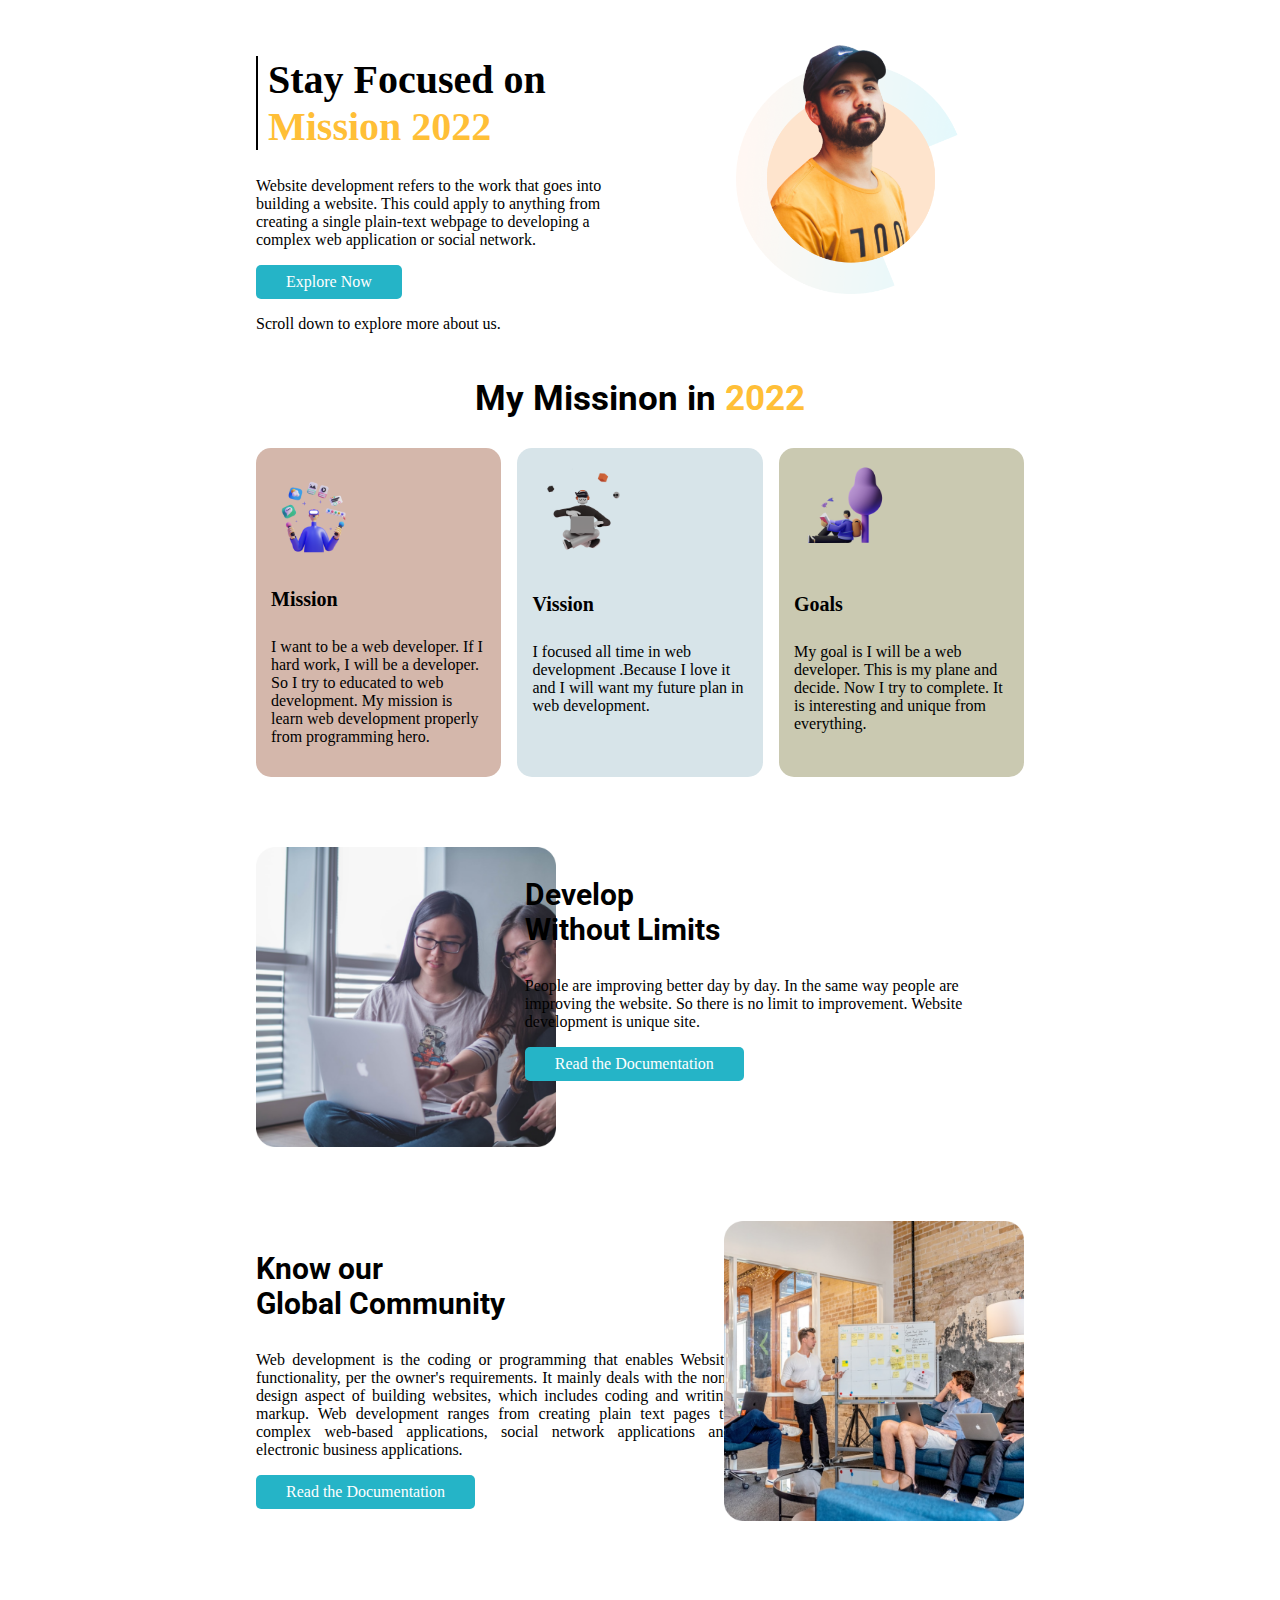
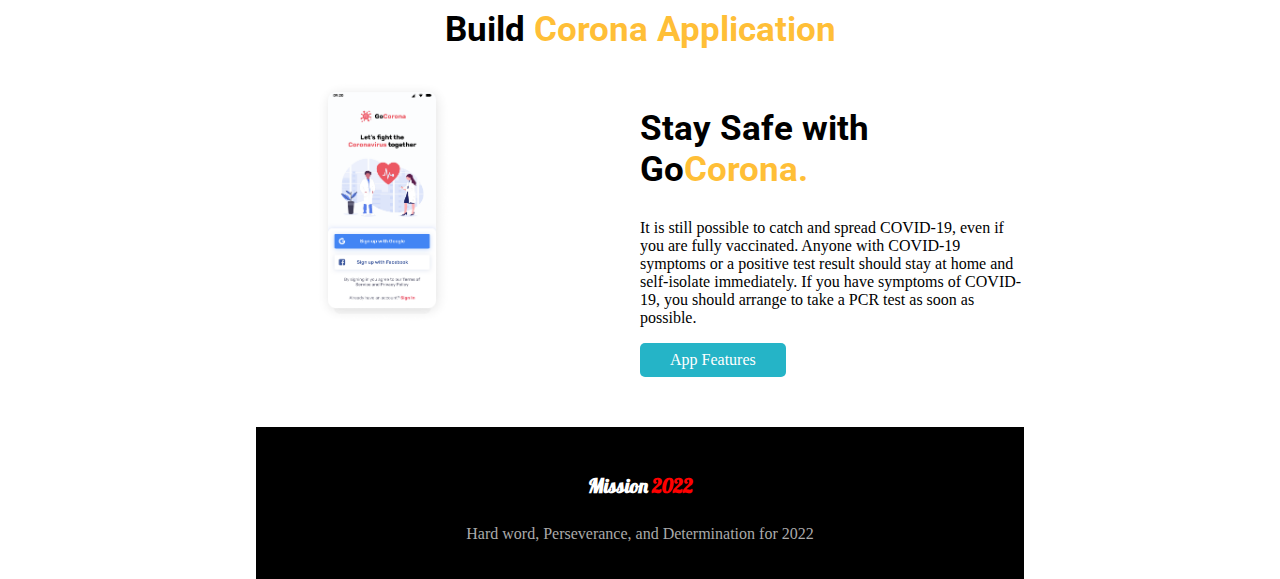
<file: index.html>
<!DOCTYPE html>
<html lang="en">
<head>
    <meta charset="UTF-8">
    <meta http-equiv="X-UA-Compatible" content="IE=edge">
    <meta name="viewport" content="width=device-width, initial-scale=1.0">
    <title>Assignment</title>
    <link rel="preconnect" href="https://fonts.googleapis.com"> 
    <link rel="preconnect" href="https://fonts.gstatic.com" crossorigin> 
    <link href="https://fonts.googleapis.com/css2?family=Luxurious+Roman&display=swap" rel="stylesheet">
    <link rel="preconnect" href="https://fonts.googleapis.com">
    <link rel="preconnect" href="https://fonts.gstatic.com" crossorigin>
    <link href="https://fonts.googleapis.com/css2?family=Lobster&family=Roboto&display=swap" rel="stylesheet">
    <link rel="stylesheet" href="style.css">
</head>
<body>
    <section class="section-flex">
        <div class="half-width">
            <div id="stay-main">
                <h1>Stay Focused on <br> <span class="color">Mission 2022</span></h1>
            </div>
            <p>
                Website development refers to the work that goes into building a website. This could apply to anything from creating a single plain-text webpage to developing a complex web application or social network.
            </p>
            <a class="button" target="_blank" href="https://www.google.com/">Explore Now</a>
            <p>Scroll down to explore more about us.</p>
        </div>
        <div class="half-width">
            <img src="new folder/images/person/person-0.png" alt="">
        </div>
    </section>
    
    <section>
        <h2 class="h2-center">My Missinon in <span class="color">2022</span></h2>
        <div class="section-flex">
            <div class="flex-width" id="illustrator-1">
                <img src="new folder/images/illustrators/illustrator-1.png" alt="illustrator-1">
                <h4>Mission</h4>
                <p>I want to be a web developer. If I hard work, I will be a developer. So I try to educated to web development. My mission is learn web development properly from programming hero.</p>
            </div>
            <div class="flex-width" id="illustrator-2">
                <img src="new folder/images/illustrators/illustrator-2.png" alt="illustrator-2">
                <h4>Vission</h4>
                <p>I focused all time in web development .Because I love it and I will want my future plan in web development.</p>
            </div>
            <div class="flex-width" id="illustrator-3">
                <img src="new folder/images/illustrators/illustrator-3.png" alt="illustrator-3">
                <h4>Goals</h4>
                <p>My goal is I will be a web developer. This is my plane and decide. Now I try to complete. It is interesting and unique from everything.</p>
            </div>
        </div>
    </section>

    <section class="section-flex" id="margin">
        <div id="develop-left">
            <img src="new folder/images/pictures/coding.png" alt="Coding Photo">
        </div>
        <div id="develop-right">
            <h3 class="h3-left">Develop <br> Without Limits</h3>
            <p>People are improving better day by day. In the same way people are improving the website. So there is no limit to improvement. Website development is unique site.</p>
            <a class="button" src="https://www.google.com" target="_blank">Read the Documentation</a>
        </div>
    </section>

    <section class="section-flex">
        <div id="global-left">
            <h3 class="h3-left">Know our <br> Global Community</h3>
            <p>Web development is the coding or programming that enables
                Website functionality, per the owner's requirements. It mainly deals with the non-design aspect of building websites, which includes coding and writing markup. Web development ranges from creating plain text pages to complex web-based applications, social network applications and electronic business applications.
            </p>
            <a class="button" href="https://www.google.com/" target="_blank">Read the Documentation</a>
        </div>
        <div id="global-right">
            <img src="new folder/images/pictures/project.png" alt="Project Photo">
        </div>
    </section>

    <section>
        <h2 class="h2-center" id="corona">Build <span class="color">Corona Application</span></h2>
        <div class="section-flex">
            <div id="img" class="half-width">
                <img src="new folder/images/pictures/app.png">
            </div>
            <div class="half-width">
                <h2 id="h2-left">Stay Safe with <br>Go<span class="color">Corona.</span></h2>
                <p>It is still possible to catch and spread COVID-19, even if you are fully vaccinated. Anyone with COVID-19 symptoms or a positive test result should stay at home and self-isolate immediately. If you have symptoms of COVID-19, you should arrange to take a PCR test as soon as possible.</p>
                <a class="button" target="_blank" src="https://www.google.com">App Features</a>
            </div>
        </div>
    </section>
    <footer>
        <h4>Mission <span>2022</span></h4>
        <p>Hard word, Perseverance, and Determination for 2022</p>
    </footer>
</body>
</html>
</file>
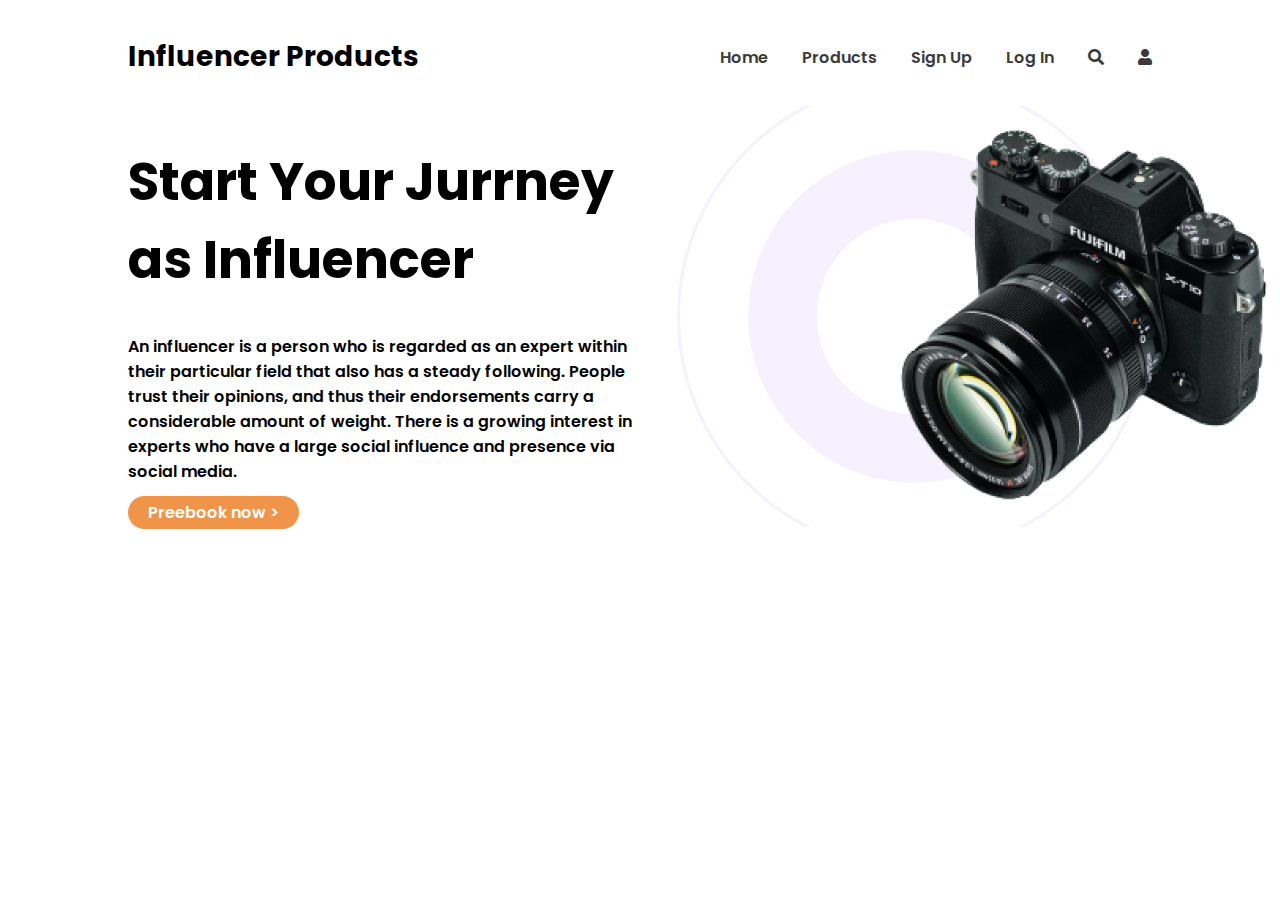
<file: Assignment 2/index.html>
<!DOCTYPE html>
<html lang="en">
<head>
    <meta charset="UTF-8">
    <meta http-equiv="X-UA-Compatible" content="IE=edge">
    <meta name="viewport" content="width=device-width, initial-scale=1.0">
    <title>Assignment 2</title>
    <link rel="stylesheet" href="https://cdnjs.cloudflare.com/ajax/libs/font-awesome/5.15.4/css/all.min.css" integrity="sha512-1ycn6IcaQQ40/MKBW2W4Rhis/DbILU74C1vSrLJxCq57o941Ym01SwNsOMqvEBFlcgUa6xLiPY/NS5R+E6ztJQ==" crossorigin="anonymous" referrerpolicy="no-referrer" />
    <link rel="stylesheet" href="style.css">
</head>
<body>
    <header>
        <h3>Influencer Products</h3>
        <nav>
            <ul>
                <li><a href="">Home</a></li>
                <li><a href="">Products</a></li>
                <li><a href="">Sign Up</a></li>
                <li><a href="">Log In</a></li>
                <li><a href=""><i class="fas fa-search"></i></a></li>
                <li><a href=""><i class="fas fa-user"></i></a></li>
            </ul>
        </nav>
    </header>

    <!-- main -->
    <main>
        <div class="main-left">
            <h1 id="page-title">Start Your Jurrney as Influencer</h1>
            <p>An influencer is a person who is regarded as an expert within their particular field that also has a steady following. People trust their opinions, and thus their endorsements carry a considerable amount of weight. There is a growing interest in experts who have a large social influence and presence via social media.</p>
            <a href="https:www.google.com">Preebook now ></a>
        </div>
        <div class="main-right">
            <img src="images/main-camera.png">
        </div>
    </main>
</body>
</html>
</file>
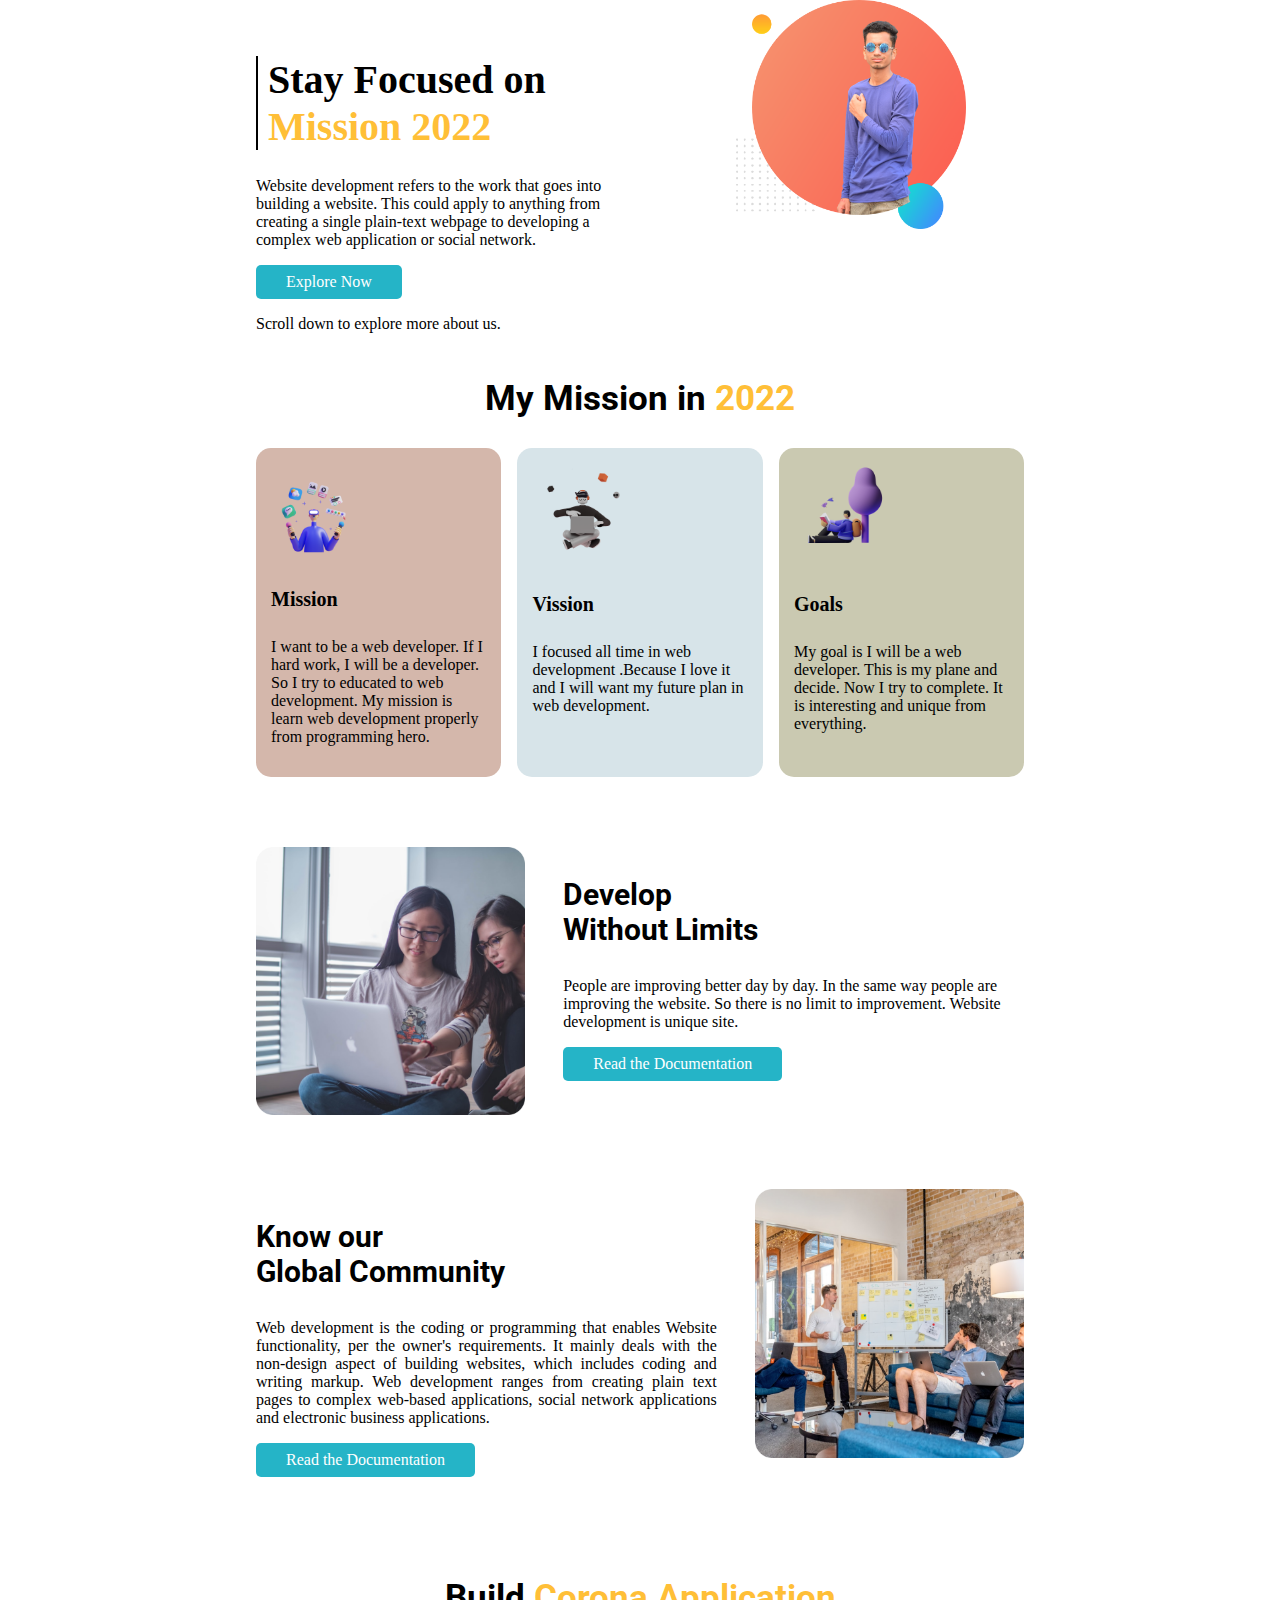
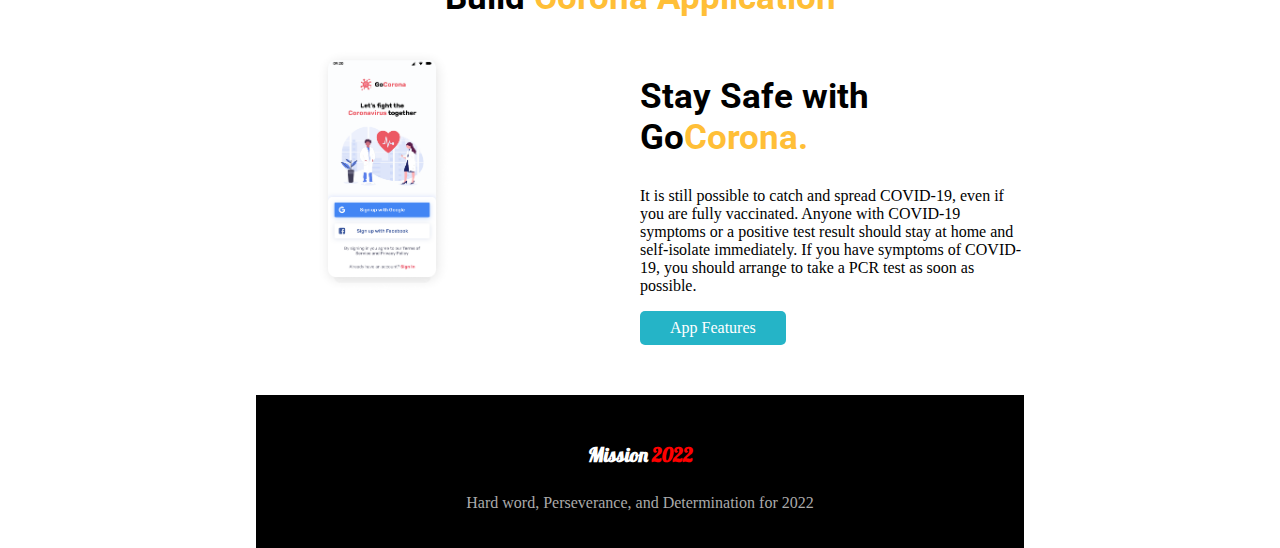
<file: Milestone 1/index.html>
<!DOCTYPE html>
<html lang="en">
<head>
    <meta charset="UTF-8">
    <meta http-equiv="X-UA-Compatible" content="IE=edge">
    <meta name="viewport" content="width=device-width, initial-scale=1.0">
    <title>Assignment</title>
    <link rel="preconnect" href="https://fonts.googleapis.com"> 
    <link rel="preconnect" href="https://fonts.gstatic.com" crossorigin> 
    <link href="https://fonts.googleapis.com/css2?family=Luxurious+Roman&display=swap" rel="stylesheet">
    <link rel="preconnect" href="https://fonts.googleapis.com">
    <link rel="preconnect" href="https://fonts.gstatic.com" crossorigin>
    <link href="https://fonts.googleapis.com/css2?family=Lobster&family=Roboto&display=swap" rel="stylesheet">
    <link rel="stylesheet" href="style.css">
</head>
<body>
    <section class="section-flex">
        <div class="half-width">
            <div id="stay-main">
                <h1>Stay Focused on <br> <span class="color">Mission 2022</span></h1>
            </div>
            <p>
                Website development refers to the work that goes into building a website. This could apply to anything from creating a single plain-text webpage to developing a complex web application or social network.
            </p>
            <a class="button" target="_blank" href="https://www.google.com/">Explore Now</a>
            <p>Scroll down to explore more about us.</p>
        </div>
        <div class="half-width">
            <img src="my-photo/my-bg.png" alt="">
        </div>
    </section>
    
    <section>
        <h2 class="h2-center">My Mission in <span class="color">2022</span></h2>
        <div class="section-flex">
            <div class="flex-width" id="illustrator-1">
                <img src="new folder/images/illustrators/illustrator-1.png" alt="illustrator-1">
                <h4>Mission</h4>
                <p>I want to be a web developer. If I hard work, I will be a developer. So I try to educated to web development. My mission is learn web development properly from programming hero.</p>
            </div>
            <div class="flex-width" id="illustrator-2">
                <img src="new folder/images/illustrators/illustrator-2.png" alt="illustrator-2">
                <h4>Vission</h4>
                <p>I focused all time in web development .Because I love it and I will want my future plan in web development.</p>
            </div>
            <div class="flex-width" id="illustrator-3">
                <img src="new folder/images/illustrators/illustrator-3.png" alt="illustrator-3">
                <h4>Goals</h4>
                <p>My goal is I will be a web developer. This is my plane and decide. Now I try to complete. It is interesting and unique from everything.</p>
            </div>
        </div>
    </section>

    <section class="section-flex" id="margin">
        <div id="develop-left">
            <img src="new folder/images/pictures/coding.png" alt="Coding Photo">
        </div>
        <div id="develop-right">
            <h3 class="h3-left">Develop <br> Without Limits</h3>
            <p>People are improving better day by day. In the same way people are improving the website. So there is no limit to improvement. Website development is unique site.</p>
            <a class="button" src="https://www.google.com" target="_blank">Read the Documentation</a>
        </div>
    </section>

    <!-- global -->
    <section class="section-flex">
        <div id="global-left">
            <h3 class="h3-left">Know our <br> Global Community</h3>
            <p>Web development is the coding or programming that enables
                Website functionality, per the owner's requirements. It mainly deals with the non-design aspect of building websites, which includes coding and writing markup. Web development ranges from creating plain text pages to complex web-based applications, social network applications and electronic business applications.
            </p>
            <a class="button" href="https://www.google.com/" target="_blank">Read the Documentation</a>
        </div>
        <div id="global-right">
            <img src="new folder/images/pictures/project.png" alt="Project Photo">
        </div>
    </section>

    <!-- Corona -->
    <section>
        <h2 class="h2-center" id="corona">Build <span class="color">Corona Application</span></h2>
        <div class="section-flex">
            <div id="img" class="half-width">
                <img src="new folder/images/pictures/app.png">
            </div>
            <div class="half-width">
                <h2 id="h2-left">Stay Safe with <br>Go<span class="color">Corona.</span></h2>
                <p>It is still possible to catch and spread COVID-19, even if you are fully vaccinated. Anyone with COVID-19 symptoms or a positive test result should stay at home and self-isolate immediately. If you have symptoms of COVID-19, you should arrange to take a PCR test as soon as possible.</p>
                <a class="button" target="_blank" src="https://www.google.com">App Features</a>
            </div>
        </div>
    </section>
    <footer>
        <h4>Mission <span>2022</span></h4>
        <p>Hard word, Perseverance, and Determination for 2022</p>
    </footer>
</body>
</html>
</file>
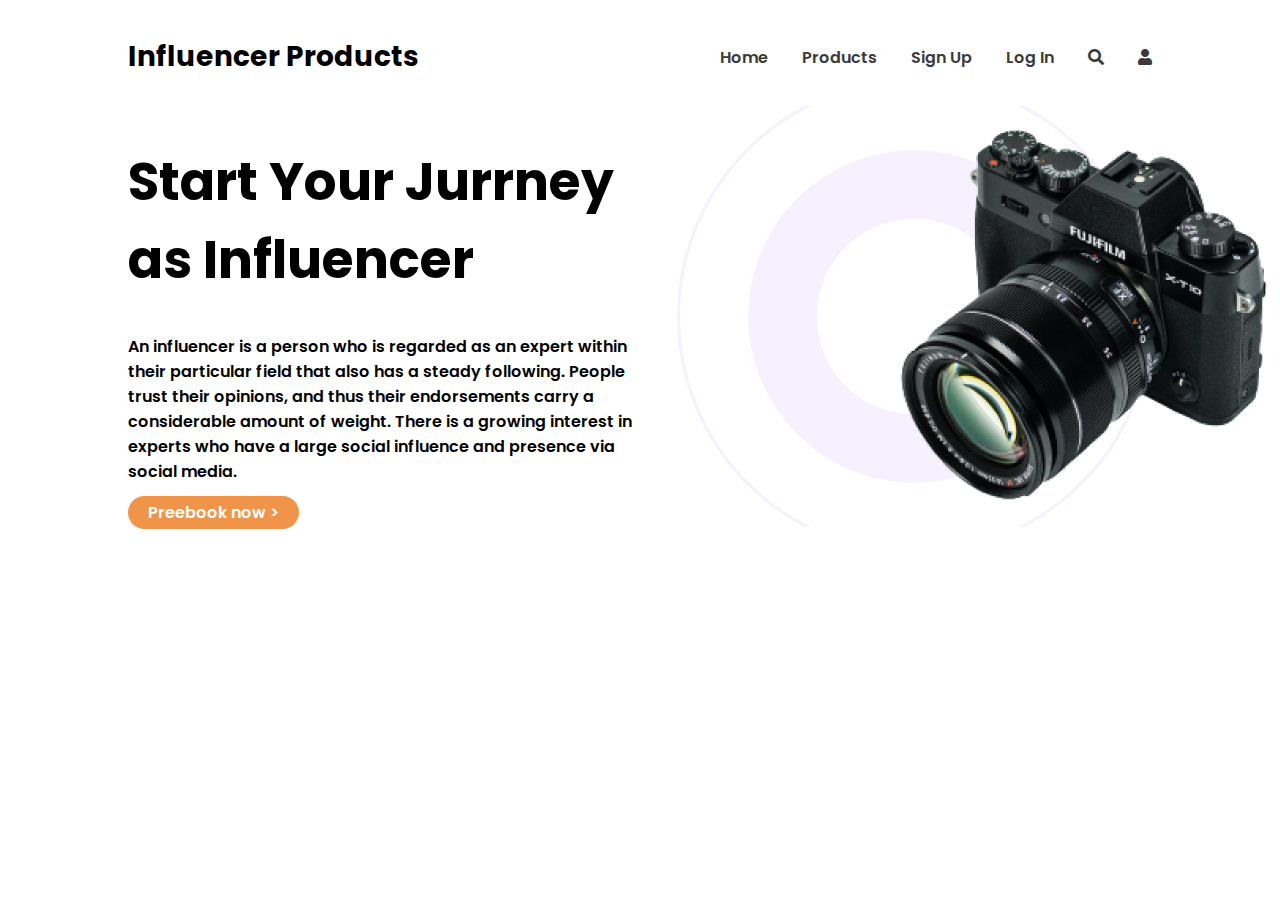
<file: Milestone 2/index.html>
<!DOCTYPE html>
<html lang="en">
<head>
    <meta charset="UTF-8">
    <meta http-equiv="X-UA-Compatible" content="IE=edge">
    <meta name="viewport" content="width=device-width, initial-scale=1.0">
    <title>Document</title>
    <link rel="stylesheet" href="https://cdnjs.cloudflare.com/ajax/libs/font-awesome/5.15.4/css/all.min.css" integrity="sha512-1ycn6IcaQQ40/MKBW2W4Rhis/DbILU74C1vSrLJxCq57o941Ym01SwNsOMqvEBFlcgUa6xLiPY/NS5R+E6ztJQ==" crossorigin="anonymous" referrerpolicy="no-referrer" />
    <link rel="stylesheet" href="style.css">
</head>
<body>
    <header>
        <h3>Influencer Products</h3>
        <nav>
            <ul>
                <li><a href="">Home</a></li>
                <li><a href="">Products</a></li>
                <li><a href="">Sign Up</a></li>
                <li><a href="">Log In</a></li>
                <li><a href=""><i class="fas fa-search"></i></a></li>
                <li><a href=""><i class="fas fa-user"></i></a></li>
            </ul>
        </nav>
    </header>

    <!-- main -->
    <main>
        <div class="main-left">
            <h1 id="page-title">Start Your Jurrney as Influencer</h1>
            <p>An influencer is a person who is regarded as an expert within their particular field that also has a steady following. People trust their opinions, and thus their endorsements carry a considerable amount of weight. There is a growing interest in experts who have a large social influence and presence via social media.</p>
            <a href="https:www.google.com">Preebook now ></a>
        </div>
        <div class="main-right">
            <img src="images/main-camera.png">
        </div>
    </main>
</body>
</html>
</file>
<file: style.css>
body{
    font-family: 'Times New Roman', Times, serif;
    margin: 0 20%;
}
.section-flex{
    display: flex;
    justify-content: space-between;
    position: relative;
}
h1{
    font-size: 40px;
    margin-top: 15%;
}
.color{
    color: rgba(255, 174, 0, 0.795);
}
#stay-main{
    border-left: 2px solid;
    padding-left: 10px;
}
.button{
    background-color: rgb(37, 180, 199);
    color: #fff;
    padding: 8px 30px;
    text-decoration: none;
    border-radius: 5px;
    display: inline-block;
}
.half-width{
    width: 50%;
}
.half-width img{
    width: 60%;
    position: relative;
    left: 25%;
}


.h2-center{
    text-align: center;
    font-size: 35px;
    font-family: 'Roboto', sans-serif;
}
.flex-width{
    width: 28%;
}
.flex-width img{
    width: 100px;
}
#illustrator-1{
    background-color: rgb(212, 183, 171);
    padding: 15px;
    border-radius: 15px;
}
#illustrator-2{
    background-color: rgb(215, 228, 233);
    padding: 15px;
    border-radius: 15px;
}
#illustrator-3{
    background-color: rgb(202, 201, 177);
    padding: 15px;
    border-radius: 15px;
}
h4{
    font-size: 20px;
}

#margin{
    margin: 70px 0;
}
#develop-left{
    width: 35%
}
#develop-left img{
    width: 300px;
}
#develop-right{
    width: 70%;
}
.h3-left{
    font-family: 'Roboto', sans-serif;
    font-size: 30px;
}

#global-left{
    width: 65%;
    text-align: justify;
}
#global-right{
    width: 40%;
}
#global-right img{
    width: 300px;
    position: absolute;
    right: 0;
}

#h2-left{
    font-size: 35px;
    font-family: 'Roboto', sans-serif;
}
#img{
    width: 30%;
}
#corona{
    margin-top: 100px
}

footer{
    background-color: black;
    text-align: center;
    padding: 20px 0;
    margin-top: 50px;
}
footer h4{
    color: #fff;
    font-family: 'Lobster', cursive;
}
footer span{
    color: red;
}
footer p{
    color: #aaa;
}
</file>
<file: Assignment 2/style.css>
@import url('https://fonts.googleapis.com/css2?family=Poppins:wght@500;600;700&display=swap');

:root{
    --button-color: rgba(235, 117, 21, 0.774);
}

/* common */
body{
    font-family: 'Poppins', sans-serif;
}

/* header */
header{
    display: flex;
    justify-content: space-between;
    align-items: center;
    margin: 0 120px;
}
header h3{
    font-size: 28px;
    font-weight: 700;
}
nav ul{
    display: flex;
}
nav li{
    list-style: none;
    margin-left: 34px;
}
nav li a{
    text-decoration: none;
    color: #3A3A3A;
    font-size: 16px;
    font-weight: 600;
}

/* main */
main{
    margin: 0 120px;
    display: flex;
    justify-content: space-between;
    align-items: center;
    
}
.main-left{
    width: 50%;
}
#page-title{
    font-size: 52px;
    font-weight: 700;
}
.main-left p{
    font-size: 16px;
    font-weight: 600;
}
.main-left a{
    font-size: 16px;
    font-weight: 600;
    background-color: var(--button-color);
    color: #fff;
    text-decoration: none;
    padding: 5px 20px;
    border-radius: 20px;
}
.main-right{
    width: 50%;
    background-image: url(images/Circle\ design.svg);
    background-repeat: no-repeat;
    background-position: right;
}
.main-right img{
    position: relative;
    left: 45%;
}
</file>
<file: Milestone 1/style.css>
body{
    font-family: 'Times New Roman', Times, serif;
    margin: 0 20%;
}
.section-flex{
    display: flex;
    justify-content: space-between;
    position: relative;
}
h1{
    font-size: 40px;
    margin-top: 15%;
}
.color{
    color: rgba(255, 174, 0, 0.795);
}
#stay-main{
    border-left: 2px solid;
    padding-left: 10px;
}
.button{
    background-color: rgb(37, 180, 199);
    color: #fff;
    padding: 8px 30px;
    text-decoration: none;
    border-radius: 5px;
    display: inline-block;
}
.half-width{
    width: 50%;
}
.half-width img{
    width: 60%;
    position: relative;
    left: 25%;
}

/* mission */
.h2-center{
    text-align: center;
    font-size: 35px;
    font-family: 'Roboto', sans-serif;
}
.flex-width{
    width: 28%;
}
.flex-width img{
    width: 100px;
}
#illustrator-1{
    background-color: rgb(212, 183, 171);
    padding: 15px;
    border-radius: 15px;
}
#illustrator-2{
    background-color: rgb(215, 228, 233);
    padding: 15px;
    border-radius: 15px;
}
#illustrator-3{
    background-color: rgb(202, 201, 177);
    padding: 15px;
    border-radius: 15px;
}
h4{
    font-size: 20px;
}

/* developer */
#margin{
    margin: 70px 0;
}
#develop-left{
    width: 35%
}
#develop-left img{
    width: 300px;
}
#develop-right{
    width: 70%;
}
.h3-left{
    font-family: 'Roboto', sans-serif;
    font-size: 30px;
}

/* global */
#global-left{
    width: 65%;
    text-align: justify;
}
#global-right{
    width: 40%;
}
#global-right img{
    width: 300px;
    position: absolute;
    right: 0;
}

#h2-left{
    font-size: 35px;
    font-family: 'Roboto', sans-serif;
}
#img{
    width: 30%;
}
#corona{
    margin-top: 100px
}

footer{
    background-color: black;
    text-align: center;
    padding: 20px 0;
    margin-top: 50px;
}
footer h4{
    color: #fff;
    font-family: 'Lobster', cursive;
}
footer span{
    color: red;
}
footer p{
    color: #aaa;
}

/* media quary or break points */
@media (max-width: 1600px){
    #develop-left img{
        width: 100%;
    }
    #develop-right{
        width: 60%;
    }
    #global-left{
        width: 60%
    }
    #global-right{
        width: 35%;
    }
    #global-right img{
        width: 100%;
        position: relative;
        right: 0;
    }
}
@media (max-width: 688px){
    body{
        margin: 0 10%;
    }
    .section-flex{
        flex-direction: column;
        justify-content: center;
        align-items: center;
    }
    .half-width{
        width: 100%;
    }
    .half-width img{
        width: 80%;
    }
    .flex-width{
        width: 80%;
        margin: 3% 0;
    }
    #develop-left{
        width: 80%
    }
    #develop-right{
        width: 100%
    }
    #global-left{
        width: 100%;
    }
    #global-right{
        width: 80%;
        margin-top: 8%;
    }
    #img{
        width: 100%;
    }
}
</file>
<file: Milestone 2/style.css>
@import url('https://fonts.googleapis.com/css2?family=Poppins:wght@500;600;700&display=swap');

:root{
    --button-color: rgba(235, 117, 21, 0.774);
}

/* common */
body{
    font-family: 'Poppins', sans-serif;
}

/* header */
header{
    display: flex;
    justify-content: space-between;
    align-items: center;
    margin: 0 120px;
}
header h3{
    font-size: 28px;
    font-weight: 700;
}
nav ul{
    display: flex;
}
nav li{
    list-style: none;
    margin-left: 34px;
}
nav li a{
    text-decoration: none;
    color: #3A3A3A;
    font-size: 16px;
    font-weight: 600;
}

/* main */
main{
    margin: 0 120px;
    display: flex;
    justify-content: space-between;
    align-items: center;
    
}
.main-left{
    width: 50%;
}
#page-title{
    font-size: 52px;
    font-weight: 700;
}
.main-left p{
    font-size: 16px;
    font-weight: 600;
}
.main-left a{
    font-size: 16px;
    font-weight: 600;
    background-color: var(--button-color);
    color: #fff;
    text-decoration: none;
    padding: 5px 20px;
    border-radius: 20px;
}
.main-right{
    width: 50%;
    background-image: url(images/Circle\ design.svg);
    background-repeat: no-repeat;
    background-position: right;
}
.main-right img{
    position: relative;
    left: 45%;
}
</file>
